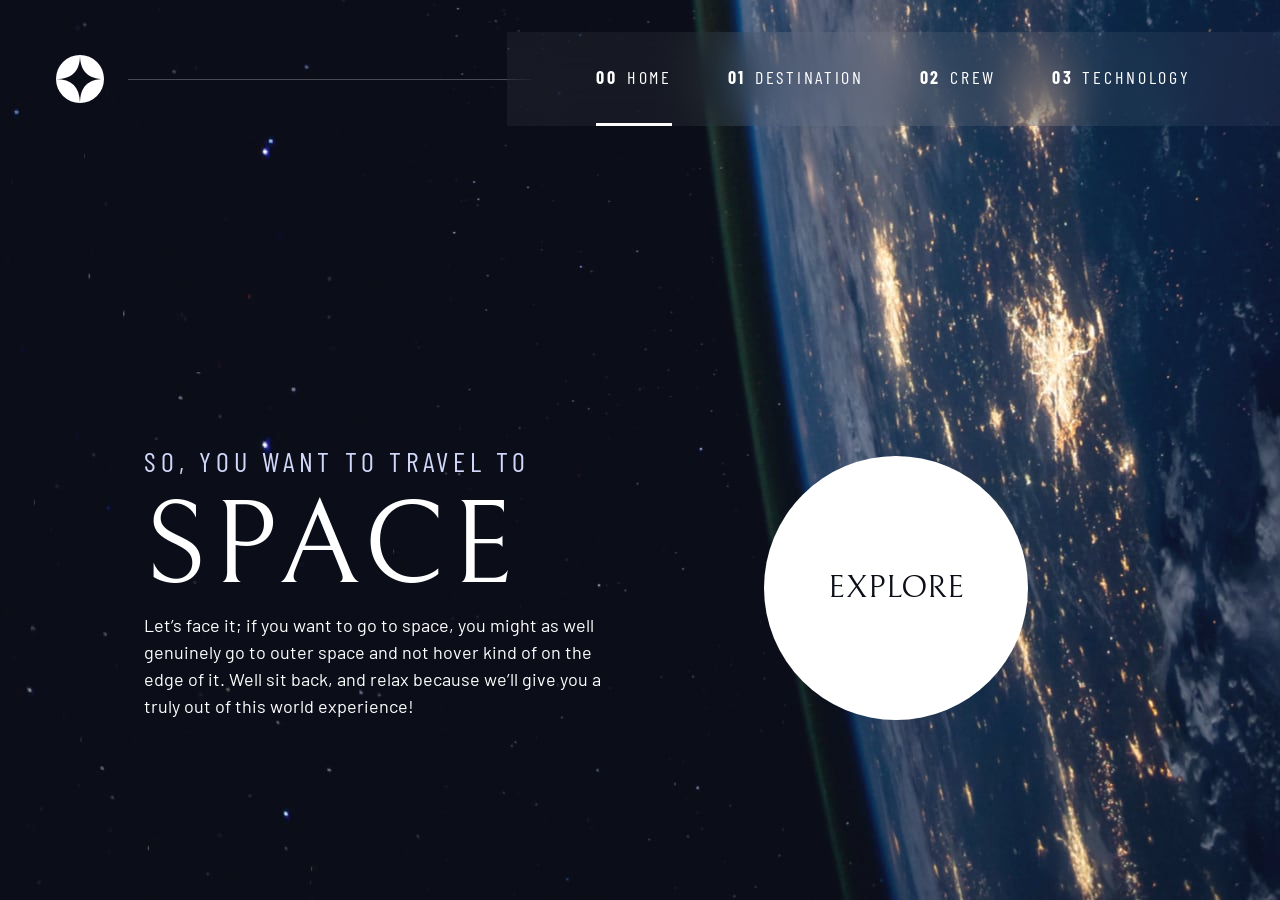
<file: index.html>
<!DOCTYPE html>
<html lang="en">
<head>
  <meta charset="UTF-8">
  <meta name="viewport" content="width=device-width, initial-scale=1.0">

  <link rel="icon" type="image/png" sizes="32x32" href="./assets/favicon-32x32.png">
  <!-- Google fonts -->
  <link rel="preconnect" href="https://fonts.googleapis.com">
  <link rel="preconnect" href="https://fonts.gstatic.com" crossorigin>
  <link href="https://fonts.googleapis.com/css2?family=Barlow+Condensed:wght@400;700&family=Bellefair&family=Barlow:wght@400;700&display=swap"
      rel="stylesheet">
      
  <!-- Our custom CSS -->
  <link rel="stylesheet" href="index.css">
  <title>Frontend Mentor | Space tourism website</title>
  <script src="navigation.js" defer></script>
</head>
<body class="home">
  <a class="skip-to-content" href="#main">Skip to content</a>
  <header class="primary-header flex">
    <div>
      <img src="./assets/shared/logo.svg" alt="space tourism logo" class="logo">
    </div>
    <button class="mobile-nav-toggle" aria-controls="primary-navigation"><span class="sr-only" aria-expanded="false">Menu</span></button>
    <nav>
        <ul id="primary-navigation" data-visible="false" class="primary-navigation underline-indicators flex">
            <li class="active"><a class="ff-sans-cond uppercase text-white letter-spacing-2" href="index.html"><span aria-hidden="true">00</span>Home</a>
            <li><a class="ff-sans-cond uppercase text-white letter-spacing-2" href="destination.html"><span aria-hidden="true">01</span>Destination</a>
            <li><a class="ff-sans-cond uppercase text-white letter-spacing-2" href="crew.html"><span aria-hidden="true">02</span>Crew</a>
            <li><a class="ff-sans-cond uppercase text-white letter-spacing-2" href="technology.html"><span aria-hidden="true">03</span>Technology</a>
        </ul>
    </nav>
  </header>
  
  <main id="main" class="grid-container grid-container--home">
    <div>
      <h1 class="text-accent fs-500 ff-sans-cond uppercase letter-spacing-1">So, you want to travel to
      <span class="d-block fs-900 ff-serif text-white">Space</span></h1>
      
      <p>Let’s face it; if you want to go to space, you might as well genuinely go to 
      outer space and not hover kind of on the edge of it. Well sit back, and relax 
      because we’ll give you a truly out of this world experience! </p>
    </div>
    <div>
      <a href="destination.html" class="large-button uppercase ff-serif text-dark bg-white">Explore</a>
    </div>
  </main>


</body>
</html>
</file>
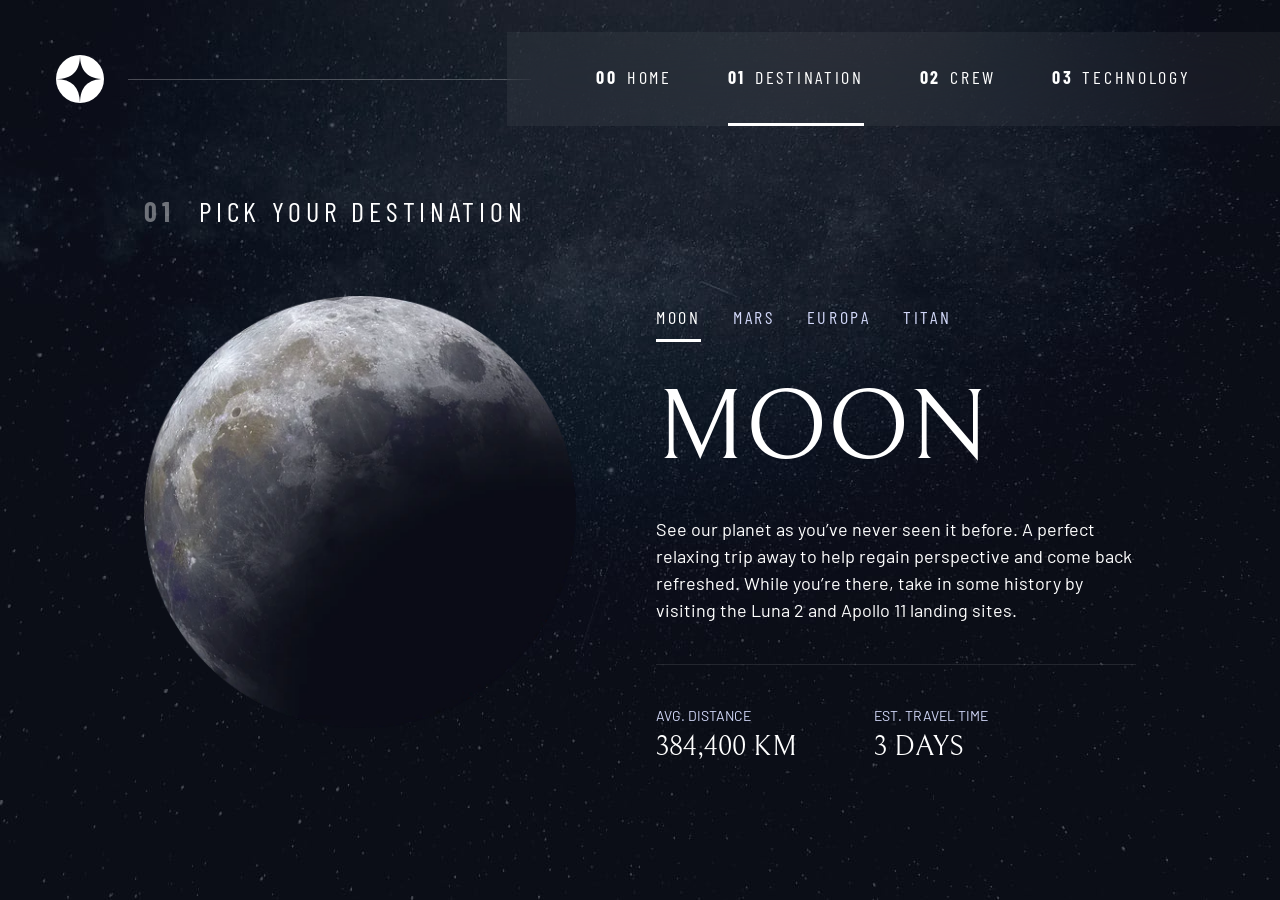
<file: destination.html>
<!DOCTYPE html>
<html lang="en">
<head>
  <meta charset="UTF-8">
  <meta name="viewport" content="width=device-width, initial-scale=1.0">

  <link rel="icon" type="image/png" sizes="32x32" href="./assets/favicon-32x32.png">
  <!-- Google fonts -->
  <link rel="preconnect" href="https://fonts.googleapis.com">
  <link rel="preconnect" href="https://fonts.gstatic.com" crossorigin>
  <link href="https://fonts.googleapis.com/css2?family=Barlow+Condensed:wght@400;700&family=Bellefair&family=Barlow:wght@400;700&display=swap"
      rel="stylesheet">
      
  <!-- Our custom CSS -->
  <link rel="stylesheet" href="index.css">
  <title>Frontend Mentor | Space tourism website</title>
  <script src="navigation.js" defer></script>
  <script src="tabs.js" defer></script>
</head>

<body class="destination">
  <a class="skip-to-content" href="#main">Skip to content</a>
  <header class="primary-header flex">
    <div>
      <img src="./assets/shared/logo.svg" alt="space tourism logo" class="logo">
    </div>
    <button class="mobile-nav-toggle" aria-controls="primary-navigation"><span class="sr-only" aria-expanded="false">Menu</span></button>
    <nav>
        <ul id="primary-navigation" data-visible="false" class="primary-navigation underline-indicators flex">
            <li><a class="ff-sans-cond uppercase text-white letter-spacing-2" href="index.html"><span aria-hidden="true">00</span>Home</a>
            <li class="active"><a class="ff-sans-cond uppercase text-white letter-spacing-2" href="destination.html"><span aria-hidden="true">01</span>Destination</a>
            <li><a class="ff-sans-cond uppercase text-white letter-spacing-2" href="crew.html"><span aria-hidden="true">02</span>Crew</a>
            <li><a class="ff-sans-cond uppercase text-white letter-spacing-2" href="technology.html"><span aria-hidden="true">03</span>Technology</a>
        </ul>
    </nav>
  </header>
  
  <main id="main" class="grid-container grid-container--destination flow">
    <h1 class="numbered-title"><span aria-hidden="true">01</span> Pick your destination</h1>
    
    <picture id="moon-image">
      <source srcset="assets/destination/image-moon.webp" type="image/webp">
      <img src="assets/destination/image-moon.png" alt="the moon">
    </picture>
    <picture hidden id="mars-image">
      <source srcset="assets/destination/image-mars.webp" type="image/webp">
      <img src="assets/destination/image-mars.png" alt="the planet mars">
    </picture>
    <picture hidden id="europa-image">
      <source srcset="assets/destination/image-europa.webp" type="image/webp">
      <img src="assets/destination/image-europa.png" alt="the planet europa">
    </picture>
    <picture hidden id="titan-image">
      <source srcset="assets/destination/image-titan.webp" type="image/webp">
      <img src="assets/destination/image-titan.png" alt="the moon titan">
    </picture>
    
    
    <div class="tab-list underline-indicators flex" role="tablist" aria-label="destination list">
        <button aria-selected="true" role="tab" aria-controls="moon-tab" class="uppercase ff-sans-cond text-accent letter-spacing-2" tabindex="0" data-image="moon-image">Moon</button>
        <button aria-selected="false" role="tab" aria-controls="mars-tab" class="uppercase ff-sans-cond text-accent letter-spacing-2" tabindex="-1" data-image="mars-image">Mars</button>
        <button aria-selected="false" role="tab" aria-controls="europa-tab" class="uppercase ff-sans-cond text-accent letter-spacing-2" tabindex="-1" data-image="europa-image">Europa</button>
        <button aria-selected="false" role="tab" aria-controls="titan-tab" class="uppercase ff-sans-cond text-accent letter-spacing-2" tabindex="-1" data-image="titan-image">Titan</button>
    </div>

    <!-- The moon -->
    <article class="destination-info flow" id="moon-tab" tabindex="0" role="tabpanel">
      <h2 class="fs-800 uppercase ff-serif">Moon</h2>

      <p>See our planet as you’ve never seen it before. A perfect relaxing trip away to help 
      regain perspective and come back refreshed. While you’re there, take in some history 
      by visiting the Luna 2 and Apollo 11 landing sites.</p>
      
      <div class="destination-meta flex">
        <div>
          <h3 class="text-accent fs-200 uppercase">Avg. distance</h3>
          <p class="ff-serif uppercase">384,400 km</p>
        </div>
        <div>
          <h3 class="text-accent fs-200 uppercase">Est. travel time</h3>
          <p class="ff-serif uppercase">3 days</p>
        </div>
      </div>
    </article>
    
    <!-- Mars -->
    <article hidden class="destination-info flow" id="mars-tab" tabindex="0"  role="tabpanel">
      <h2 class="fs-800 uppercase ff-serif">Mars</h2>

      <p>Don’t forget to pack your hiking boots. You’ll need them to tackle Olympus Mons, 
  the tallest planetary mountain in our solar system. It’s two and a half times 
  the size of Everest!</p>
      
      <div class="destination-meta flex">
        <div>
          <h3 class="text-accent fs-200 uppercase">Avg. distance</h3>
          <p class="ff-serif uppercase">225 mil. km</p>
        </div>
        <div>
          <h3 class="text-accent fs-200 uppercase">Est. travel time</h3>
          <p class="ff-serif uppercase">9 months</p>
        </div>
      </div>
    </article>
    
    <!-- Europa -->
    <article hidden class="destination-info flow" id="europa-tab" tabindex="0"  role="tabpanel">
      <h2 class="fs-800 uppercase ff-serif">Europa</h2>

      <p>The smallest of the four Galilean moons orbiting Jupiter, Europa is a 
  winter lover’s dream. With an icy surface, it’s perfect for a bit of 
  ice skating, curling, hockey, or simple relaxation in your snug 
  wintery cabin.</p>
      <div class="destination-meta flex">
        <div>
          <h3 class="text-accent fs-200 uppercase">Avg. distance</h3>
          <p class="ff-serif uppercase">628 mil. km</p>
        </div>
        <div>
          <h3 class="text-accent fs-200 uppercase">Est. travel time</h3>
          <p class="ff-serif uppercase">3 years</p>
        </div>
      </div>
    </article>
    
    <!-- Titan -->
    <article hidden class="destination-info flow" id="titan-tab" tabindex="0"  role="tabpanel">
      <h2 class="fs-800 uppercase ff-serif">Titan</h2>

      <p>The only moon known to have a dense atmosphere other than Earth, Titan 
  is a home away from home (just a few hundred degrees colder!). As a 
  bonus, you get striking views of the Rings of Saturn.</p>
      
      <div class="destination-meta flex">
        <div>
          <h3 class="text-accent fs-200 uppercase">Avg. distance</h3>
          <p class="ff-serif uppercase">1.6 bil. km</p>
        </div>
        <div>
          <h3 class="text-accent fs-200 uppercase">Est. travel time</h3>
          <p class="ff-serif uppercase">7 years</p>
        </div>
      </div>
    </article>
  </main>
  
<body>


  
</body>
</html>
</file>
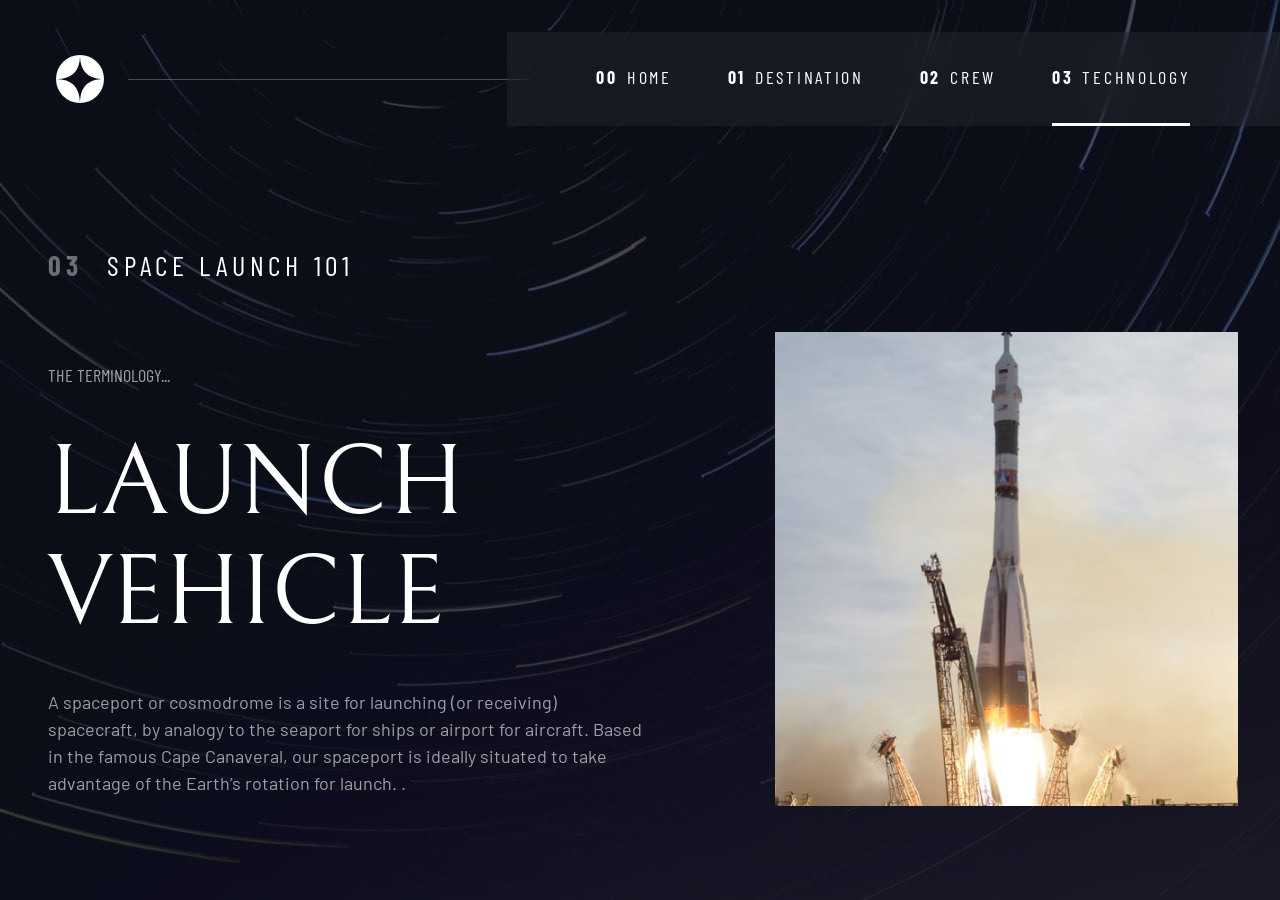
<file: technology.html>
<!DOCTYPE html>
  <html lang="en">
    <head>
      <meta charset="UTF-8">
      <meta name="viewport" content="width=device-width, initial-scale=1.0">
    
      <link rel="icon" type="image/png" sizes="32x32" href="./assets/favicon-32x32.png">
      <link rel="preconnect" href="https://fonts.googleapis.com">
      <link rel="preconnect" href="https://fonts.gstatic.com" crossorigin>
      <link href="https://fonts.googleapis.com/css2?family=Barlow+Condensed:wght@400;700&family=Bellefair&family=Barlow:wght@400;700&display=swap"
          rel="stylesheet">

      <link rel="stylesheet" href="index.css">
      <title>Frontend Mentor | Space tourism website</title>
      <script src="navigation.js" defer></script>
    </head>
    <body class="technology">
      <a class="skip-to-content" href="#main">Skip to content</a>
      <header class="primary-header flex">
        <div>
          <img src="./assets/shared/logo.svg" alt="space tourism logo" class="logo">
        </div>
        <button class="mobile-nav-toggle" aria-controls="primary-navigation"><span class="sr-only" aria-expanded="false">Menu</span></button>
        <nav>
            <ul id="primary-navigation" data-visible="false" class="primary-navigation underline-indicators flex">
                <li><a class="ff-sans-cond uppercase text-white letter-spacing-2" href="index.html"><span aria-hidden="true">00</span>Home</a>
                <li><a class="ff-sans-cond uppercase text-white letter-spacing-2" href="destination.html"><span aria-hidden="true">01</span>Destination</a>
                <li><a class="ff-sans-cond uppercase text-white letter-spacing-2" href="crew.html"><span aria-hidden="true">02</span>Crew</a>
                <li class="active"><a class="ff-sans-cond uppercase text-white letter-spacing-2" href="technology.html"><span aria-hidden="true">03</span>Technology</a>
            </ul>
        </nav>
      </header>
    <main id="main" class="grid-container grid-container--technology">
        <h1 class="numbered-title uppercase fs-500 ff-sans-cond"><span aria-hidden="true">03</span> Space Launch 101</h1>
        <img src="assets/technology/image-launch-vehicle-portrait.jpg" alt="the rocket" id="#right">
        <article class="technology-details">
            <div>
            <p class="uppercase ff-sans-cond fs-400 small_heading">The terminology...</p>
            <h2 class="fs-800 uppercase ff-serif">Launch Vehicle</h2>
            <p> A spaceport or cosmodrome is a site for launching (or receiving) spacecraft, by analogy to the seaport
                for ships or airport for aircraft. Based in the famous Cape Canaveral, our spaceport is ideally situated
                to take advantage of the Earth’s rotation for launch. .</p>
            </div>
        </article>
    </main>
    <script src="./index.js"></script>
</body>
</html>
</file>
<file: index.css>
:root {
    /* colors */
    --clr-dark: 230 35% 7%;
    --clr-light: 231 77% 90%;
    --clr-white: 0 0% 100%;
    
    /* font-sizes */
    --fs-900: clamp(5rem, 8vw + 1rem, 9.375rem);
    --fs-800: 3.5rem;
    --fs-700: 1.5rem;
    --fs-600: 1rem;
    --fs-500: 1rem;
    --fs-400: 0.9375rem;
    --fs-300: 1rem;
    --fs-200: 0.875rem;
    
    /* font-families */
    --ff-serif: "Bellefair", serif;
    --ff-sans-cond: "Barlow Condensed", sans-serif;
    --ff-sans-normal: "Barlow", sans-serif;
}

@media (min-width: 35em) {
    :root {
        --fs-800: 5rem;
        --fs-700: 2.5rem;
        --fs-600: 1.5rem;
        --fs-500: 1.25rem;
        --fs-400: 1rem;
    }
}

@media (min-width: 45em) {
    :root {
        /* font-sizes */
        --fs-800: 6.25rem;
        --fs-700: 3.5rem;
        --fs-600: 2rem;
        --fs-500: 1.75rem;
        --fs-400: 1.125rem;
    }
}



/* Reset */


/* Box sizing */
*,
*::before,
*::after {
    box-sizing: border-box;
}

/* Reset margins */
body,
h1,
h2,
h3,
h4,
h5,
p,
figure,
picture {
    margin: 0; 
}

h1,
h2,
h3,
h4,
h5,
h6,
p {
    font-weight: 400;
}

/* set up the body */
body {
    font-family: var(--ff-sans-normal);
    font-size: var(--fs-400);
    color: hsl( var(--clr-white) );
    background-color: hsl( var(--clr-dark) );
    line-height: 1.5;
    min-height: 100vh;
    
    display: grid;
    grid-template-rows: min-content 1fr;
    
    overflow-x: hidden;
}

/* make images easier to work with */
img,
picutre {
    max-width: 100%;
    display: block;
}

/* make form elements easier to work with */
input,
button,
textarea,
select {
    font: inherit;
}

/* remove animations for people who've turned them off */
@media (prefers-reduced-motion: reduce) {  
  *,
  *::before,
  *::after {
    animation-duration: 0.01ms !important;
    animation-iteration-count: 1 !important;
    transition-duration: 0.01ms !important;
    scroll-behavior: auto !important;
  }
}

/* Utility classes */

/* general */

.flex {
    display: flex;
    gap: var(--gap, 1rem);
}

.grid {
    display: grid;
    gap: var(--gap, 1rem);
}

.d-block {
    display: block;
}

.flow > *:where(:not(:first-child)) {
    margin-top: var(--flow-space, 1rem);
}

.flow--space-small {
    --flow-space: .75rem;
}

.container {
    padding-inline: 2em;
    margin-inline: auto;
    max-width: 80rem;
}

.sr-only {
  position: absolute; 
  width: 1px;
  height: 1px;
  padding: 0;
  margin: -1px; 
  overflow: hidden;
  clip: rect(0, 0, 0, 0);
  white-space: nowrap; 
  border: 0;
}

.skip-to-content {
    position: absolute;
    z-index: 9999;
    background: hsl( var(--clr-white) );
    color: hsl( var(--clr-dark) ); 
    padding: .5em 1em;
    margin-inline: auto;
    transform: translateY(-100%);
    transition: transform 250ms ease-in;
}

.skip-to-content:focus {
    transform: translateY(0);
}

/* colors */

.bg-dark { background-color: hsl( var(--clr-dark) );}
.bg-accent { background-color: hsl( var(--clr-light) );}
.bg-white { background-color: hsl( var(--clr-white) );}

.text-dark { color: hsl( var(--clr-dark) );}
.text-accent { color: hsl( var(--clr-light) );}
.text-white { color: hsl( var(--clr-white) );}

/* typography */

.ff-serif { font-family: var(--ff-serif); } 
.ff-sans-cond { font-family: var(--ff-sans-cond); } 
.ff-sans-normal { font-family: var(--ff-sans-normal); } 

.letter-spacing-1 { letter-spacing: 4.75px; } 
.letter-spacing-2 { letter-spacing: 2.7px; } 
.letter-spacing-3 { letter-spacing: 2.35px; } 

.uppercase { text-transform: uppercase; }

.fs-900 { font-size: var(--fs-900); }
.fs-800 { font-size: var(--fs-800); }
.fs-700 { font-size: var(--fs-700); }
.fs-600 { font-size: var(--fs-600); }
.fs-500 { font-size: var(--fs-500); }
.fs-400 { font-size: var(--fs-400); }
.fs-300 { font-size: var(--fs-300); }
.fs-200 { font-size: var(--fs-200); }

.fs-900,
.fs-800,
.fs-700,
.fs-600 {
    line-height: 1.1;
}

.numbered-title {
    font-family: var(--ff-sans-cond);
    font-size: var(--fs-500);
    text-transform: uppercase;
    letter-spacing: 4.72px; 
}

.numbered-title span {
    margin-right: .5em;
    font-weight: 700;
    color: hsl( var(--clr-white) / .25);
}

/* Compontents */


.large-button {
    font-size: 2rem;
    position: relative;
    z-index: 1;
    display: inline-grid;
    place-items: center;
    padding: 0 2em;
    border-radius: 50%;
    aspect-ratio: 1;
    text-decoration: none;
}

.large-button::after {
    content: '';
    position: absolute;
    z-index: -1;
    width: 100%;
    height: 100%;
    background: hsl( var(--clr-white) / .1);
    border-radius: 50%;
    opacity: 0;
    transition: opacity 500ms linear, transform 750ms ease-in-out;
}
 
.large-button:hover::after,
.large-button:focus::after {
    opacity: 1;
    transform: scale(1.5);
}

/* primary-header */

.logo {
    margin: 1.5rem clamp(1.5rem, 5vw, 3.5rem);
}

.primary-header {
    justify-content: space-between;
    align-items: center;
}

.primary-navigation {
    --gap: clamp(1.5rem, 5vw, 3.5rem);
    --underline-gap: 2rem;
    list-style: none;
    padding: 0;
    margin: 0;
    background: hsl( var(--clr-white) / 0.05);
    backdrop-filter: blur(1.5rem);
}

.primary-navigation a {
    text-decoration: none;
}

.primary-navigation a > span {
    font-weight: 700;
    margin-right: .5em;
}

.mobile-nav-toggle {
    display: none;
}

@media (max-width: 35rem) {
    .primary-navigation {
        --underline-gap: .5rem;
        position: fixed;
        z-index: 1000;
        inset: 0 0 0 30%;
        list-style: none;
        padding: min(20rem, 15vh) 2rem;
        margin: 0;
        flex-direction: column;
        transform: translateX(100%);
        transition: transform 500ms ease-in-out;
    }
    
    .primary-navigation[data-visible="true"] {
        transform: translateX(0);
    }
    
    .primary-navigation.underline-indicators > .active {
       border: 0;
    }
    
    .mobile-nav-toggle {
        display: block;
        position: absolute;
        z-index: 2000;
        right: 1rem;
        top: 2rem;
        background: transparent;
        background-image: url(./assets/shared/icon-hamburger.svg);
        background-repeat: no-repeat;
        background-position: center;
        width: 1.5rem;
        aspect-ratio: 1;
        border: 0;
    }
    
    .mobile-nav-toggle[aria-expanded="true"] {
        background-image: url(./assets/shared/icon-close.svg);
    }
    
    .mobile-nav-toggle:focus-visible {
        outline: 5px solid white;
        outline-offset: 5px;
    }
    
}

@media (min-width: 35em) {
    .primary-navigation {
        padding-inline: clamp(3rem, 7vw, 7rem);
    }
}

@media (min-width: 35em) and (max-width: 44.999em) {
    .primary-navigation a > span {
        display: none;
    }
}

@media (min-width: 45em) {
    
     .primary-header::after {
         content: '';
         display: block;
         position: relative;
         height: 1px;
         width: 100%;
         margin-right: -2.5rem;
         background: hsl( var(--clr-white) / .25);
         order: 1;
     }
     
    nav {
        order: 2;
    }
    
    .primary-navigation {
        margin-block: 2rem;
    }
    
   
}


.underline-indicators > * {
    cursor: pointer;
    padding: var(--underline-gap, .5rem) 0;
    border: 0;
    border-bottom: .2rem solid hsl( var(--clr-white) / 0 );
    background-color: transparent;
}

.underline-indicators > *:hover,
.underline-indicators > *:focus {
    border-color: hsl( var(--clr-white) / .5);
}

.underline-indicators > .active,
.underline-indicators > [aria-selected="true"] {
    color: hsl( var(--clr-white) / 1);
    border-color: hsl( var(--clr-white) / 1); 
}

.tab-list {
    --gap: 2rem;
}

.dot-indicators > * {
    cursor: pointer;
    border: 0;
    border-radius: 50%;
    padding: .5em;
    background-color: hsl( var(--clr-white) / .25);
}
 
.dot-indicators > *:hover,
.dot-indicators > *:focus { 
    background-color: hsl( var(--clr-white) / .5);
}

.dot-indicators > [aria-selected="true"] {
    background-color: hsl( var(--clr-white) / 1); 
}

/* Page specific background      */

body {
    background-size: cover;
    background-position: bottom center;
}
/* home */
.home {
    background-image: url(./assets/home/background-home-mobile.jpg);
}

@media (min-width: 35rem) {
    .home {
        background-position: center center;
        background-image: url(./assets/home/background-home-tablet.jpg);
    }
}

@media (min-width: 45rem) {
    .home {
        background-image: url(./assets/home/background-home-desktop.jpg);
    }
} 

/* destination */
.destination {
    background-image: url(./assets/destination/background-destination-mobile.jpg);
}

@media (min-width: 35rem) {
    .destination {
        background-position: center center;
        background-image: url(./assets/destination/background-destination-tablet.jpg);
    }
}

@media (min-width: 45rem) {
    .destination {
        background-image: url(./assets/destination/background-destination-desktop.jpg);
    }
} 

/* crew */
.crew {
    background-image: url(./assets/home/background-crew-mobile.jpg);
}

@media (min-width: 35rem) {
    .crew {
        background-position: center center;
        background-image: url(./assets/crew/background-crew-tablet.jpg);
    }
}

@media (min-width: 45rem) {
    .crew {
        background-image: url(./assets/crew/background-crew-desktop.jpg);
    }
} 

/* Layout */

.grid-container {
    text-align: center;
    display: grid;
    place-items: center;
    padding-inline: 1rem;
    padding-bottom: 4rem;
}

.grid-container p:not([class]) {
    max-width: 50ch;
}

.numbered-title {
    grid-area: title;
}

/* destination layout */

.grid-container--destination {
    --flow-space: 2rem;
    grid-template-areas: 
        'title'
        'image'
        'tabs'
        'content';
}

.grid-container--destination > picture {
    grid-area: image;
    max-width: 60%;
    align-self: start;
}

.grid-container--destination > .tab-list {
    grid-area: tabs;
}

.grid-container--destination > .destination-info {
    grid-area: content;
}

.destination-meta {
    flex-direction: column;
    border-top: 1px solid hsl( var(--clr-white) / .1);
    padding-top: 2.5rem;
    margin-top: 2.5rem;
}

.destination-meta p {
    font-size: 1.75rem;
}

/* crew layout */

.grid-container--crew {
    --flow-space: 2rem;
    grid-template-areas: 
        'title'
        'image'
        'tabs'
        'content';
}

.grid-container--crew > picture {
    grid-area: image;
    max-width: 60%;
    border-bottom: 1px solid hsl( var(--clr-white) / .1);
}

.grid-container--crew > .dot-indicators {
    grid-area: tabs;
}

.grid-container--crew > .crew-details {
    grid-area: content;
}

.crew-details h2 {
    color: hsl( var(--clr-white) / .5);
}

@media (min-width: 35em) {
    .numbered-title {
        justify-self: start;
        margin-top: 2rem;
    }
    
    .destination-meta {
        flex-direction: row;
        justify-content: space-evenly;
    }
    
    .grid-container--crew {
        padding-bottom: 0;
        grid-template-areas: 
            'title'
            'content'
            'tabs'
            'image';
    }
    
    
}

@media (min-width: 45em) {
    .grid-container {
        text-align: left;
        column-gap: var(--container-gap, 2rem);
        grid-template-columns: minmax(1rem, 1fr) repeat(2, minmax(0, 30rem)) minmax(1rem, 1fr);
    }
    
    .grid-container--home {
        padding-bottom: max(6rem, 20vh);
        align-items: end;
    }
    
    .grid-container--home > *:first-child {
        grid-column: 2;
    }

    .grid-container--home > *:last-child {
        grid-column: 3;
    }
    
    .grid-container--destination {
        justify-items: start;
        align-content: start;
        grid-template-areas: 
            '. title title .'
            '. image tabs .'
            '. image content .';
    }
    
    .grid-container--destination > picture {
        max-width: 90%;
    }
     
    .destination-meta {
        --gap: min(6vw, 6rem);
        justify-content: start;
    }
    
    .grid-container--crew {
        grid-template-columns: minmax(1rem, 1fr) minmax(0, 37rem) minmax(0, 23rem) minmax(1rem, 1fr);
        justify-items: start;
        grid-template-areas: 
            '. title title .'
            '. content image .'
            '. tabs image .';
    }
    
    .grid-container--crew > picture {
        grid-column: span 2;
        align-self: end;
        max-width: 100%;
    }

}

/* Technology */

.grid-container--technology {
    --flow-space: 2rem;
    grid-template-areas: 
        'title'
        'image'
        'content';
}


.numbered-title span{
    color:  rgb(255, 255, 255,0.4);
}

.grid-container--technology  img {
    grid-area: image;
    max-width: 100%;
    border-bottom: 1px solid rgb(255, 255, 255,0.1);
    margin-bottom: 30px;
}


.grid-container--technology > .technology-details {
    grid-area: content;
}


.technology-details h2{
    margin: 20px 0px;
}

@media (min-width: 35em) {
    .numbered-title {
        justify-self: start;
        margin : 2rem 0;
    }
    
    .grid-container--technology {
        grid-template-areas: 
            'title tile'
            'content'
            'image';
    }
    
    .grid-container--technology > img {
        align-self: end;
        border: none;
    }
    .technology-details *{
        padding: 10px 0px;
    }
    .meta_circle {
        padding: 16px 24px;
    }
    
    
}
@media (min-width: 45em) {

    .grid-container--technology {
        grid-template-areas: 
            '. title title .'
            '. content  . image';
            column-gap: 1rem;
            grid-template-columns: minmax(1rem, 1fr) minmax(0, 50rem) minmax(1rem, 1fr) auto;
            margin-top: 50px;
        }

        
    .grid-container--technology > img {
        max-width: 90%;
        
    }
    

    .grid-container--technology > img {
        align-self: end;
        border: none;
    }
    .technology_meta {
        grid-area: meta;
        display: flex;
        flex-direction: column;
        align-items: center;
        justify-content: space-between;
        margin-top: 20px;
    }
    
    .meta_circle {
        color: var(--color_main--);
        border: 1px solid var(--color_main--);
        background-color: var(--color_bg--);
        border-radius: 50%;
        padding: 30px 40px;
        margin: 20px 0px;
        max-height: 100%;
        display: flex;
        align-items: center;
        justify-content: center;
    }
    
    .meta_circle.active {
        color: var(--color_bg--);
        border: 1px solid var(--color_main--);
        background-color: var(--color_main--);
    }
    
    .technology-details {
        display: flex;
        align-items: center;
        justify-content: space-between;
        gap: 40px;
    }

    .small_heading{
        color: rgb(255, 255, 255,0.6);
    }
    .technology-details p:not([class]) {
        margin-top: 20px;
        color: rgb(255, 255, 255,0.6);
        max-width: 60ch;

    }
}

.technology {
    background-image: url(.//assets/technology/background-technology-mobile.jpg);
}

@media (min-width: 35rem) {
    .technology {
        background-position: center center;
        background-image: url(./assets/technology/background-technology-tablet.jpg);
    }
}

@media (min-width: 45rem) {
    .technology {
        background-image: url(./assets/technology/background-technology-desktop.jpg);
    }
}
@media (max-width : 900px) and (max-width : 720px ){

    .meta_circle {
        padding: 20px 30px !important;
    }
    .technology-details h2{
        margin: 10px 0;
        font-size: 2rem;
    }
    .technology-details p:not([class]) {
        margin-top: 0px;

    }
}
@media (max-width : 720px){
    .grid-container--technology > img {
        height: 300px;
        width: 100%;
        object-position: bottom center;
        object-fit: cover;
    }
}
</file>
